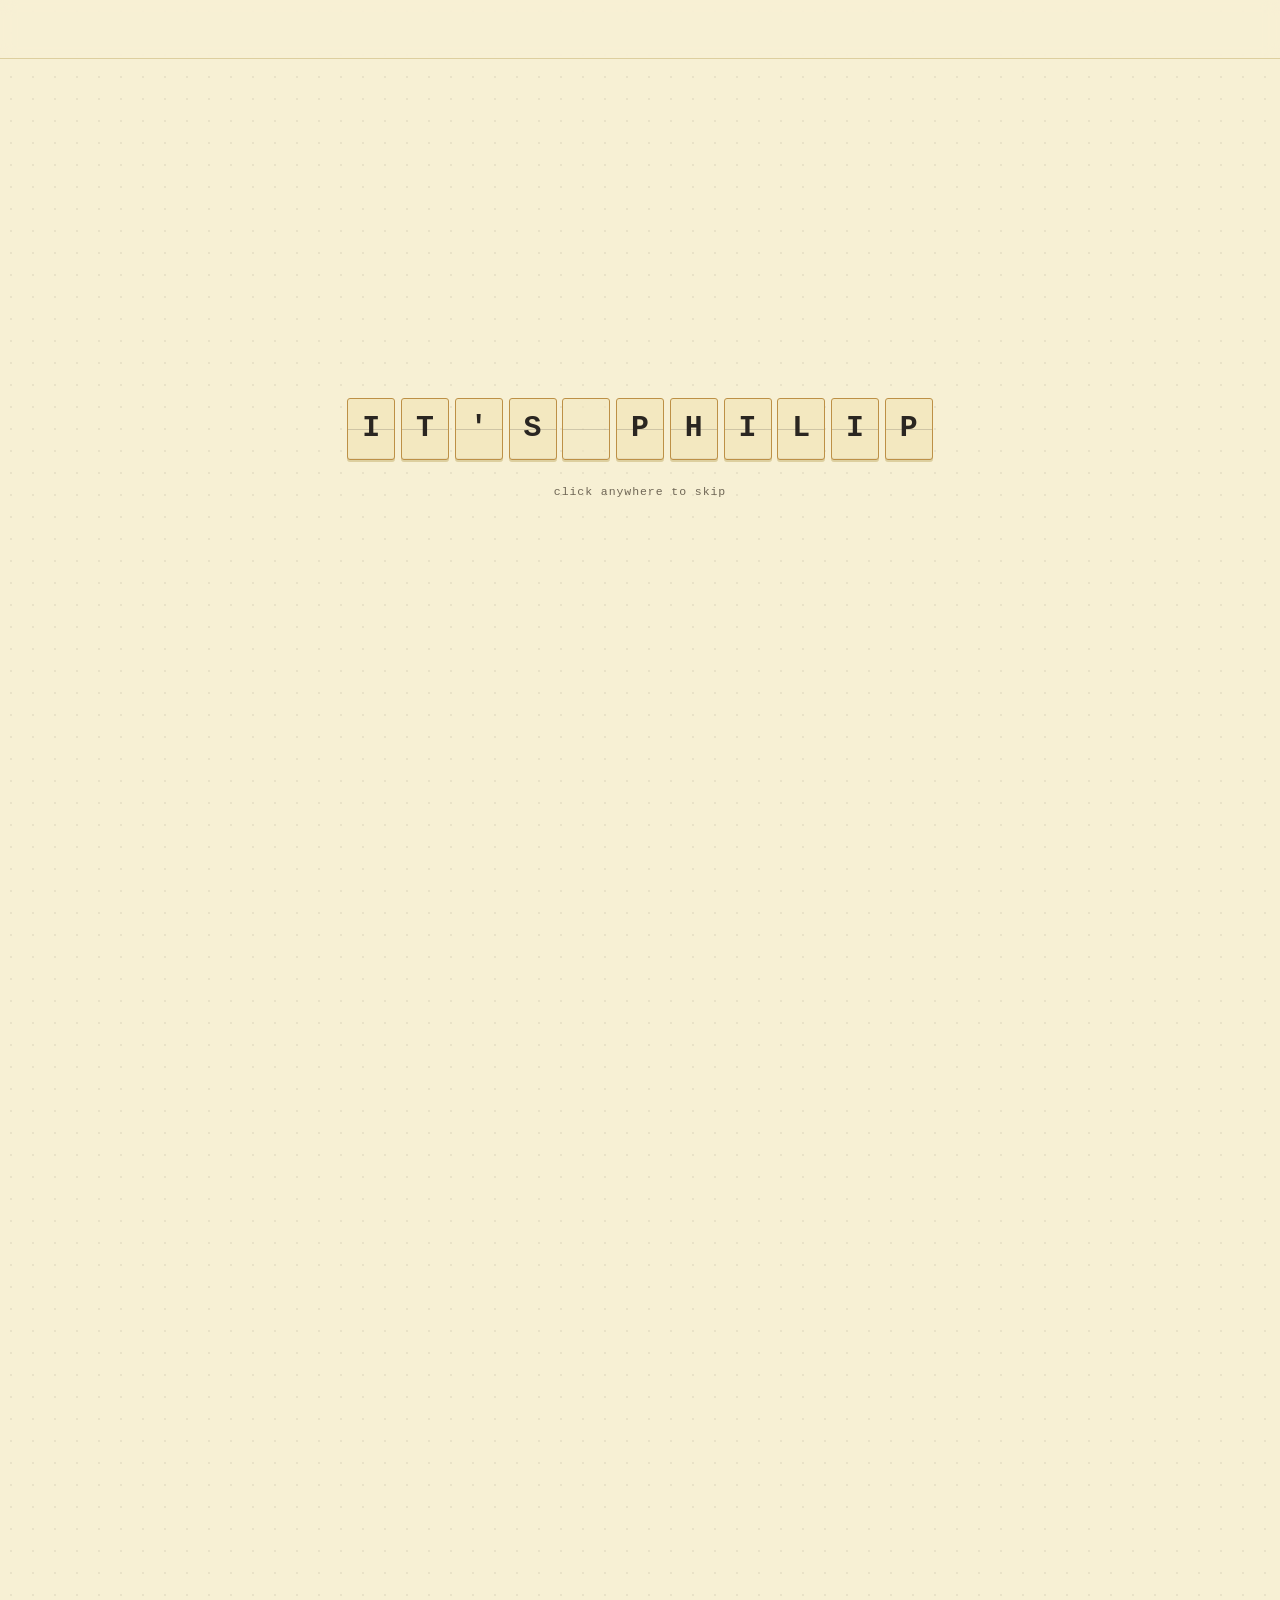
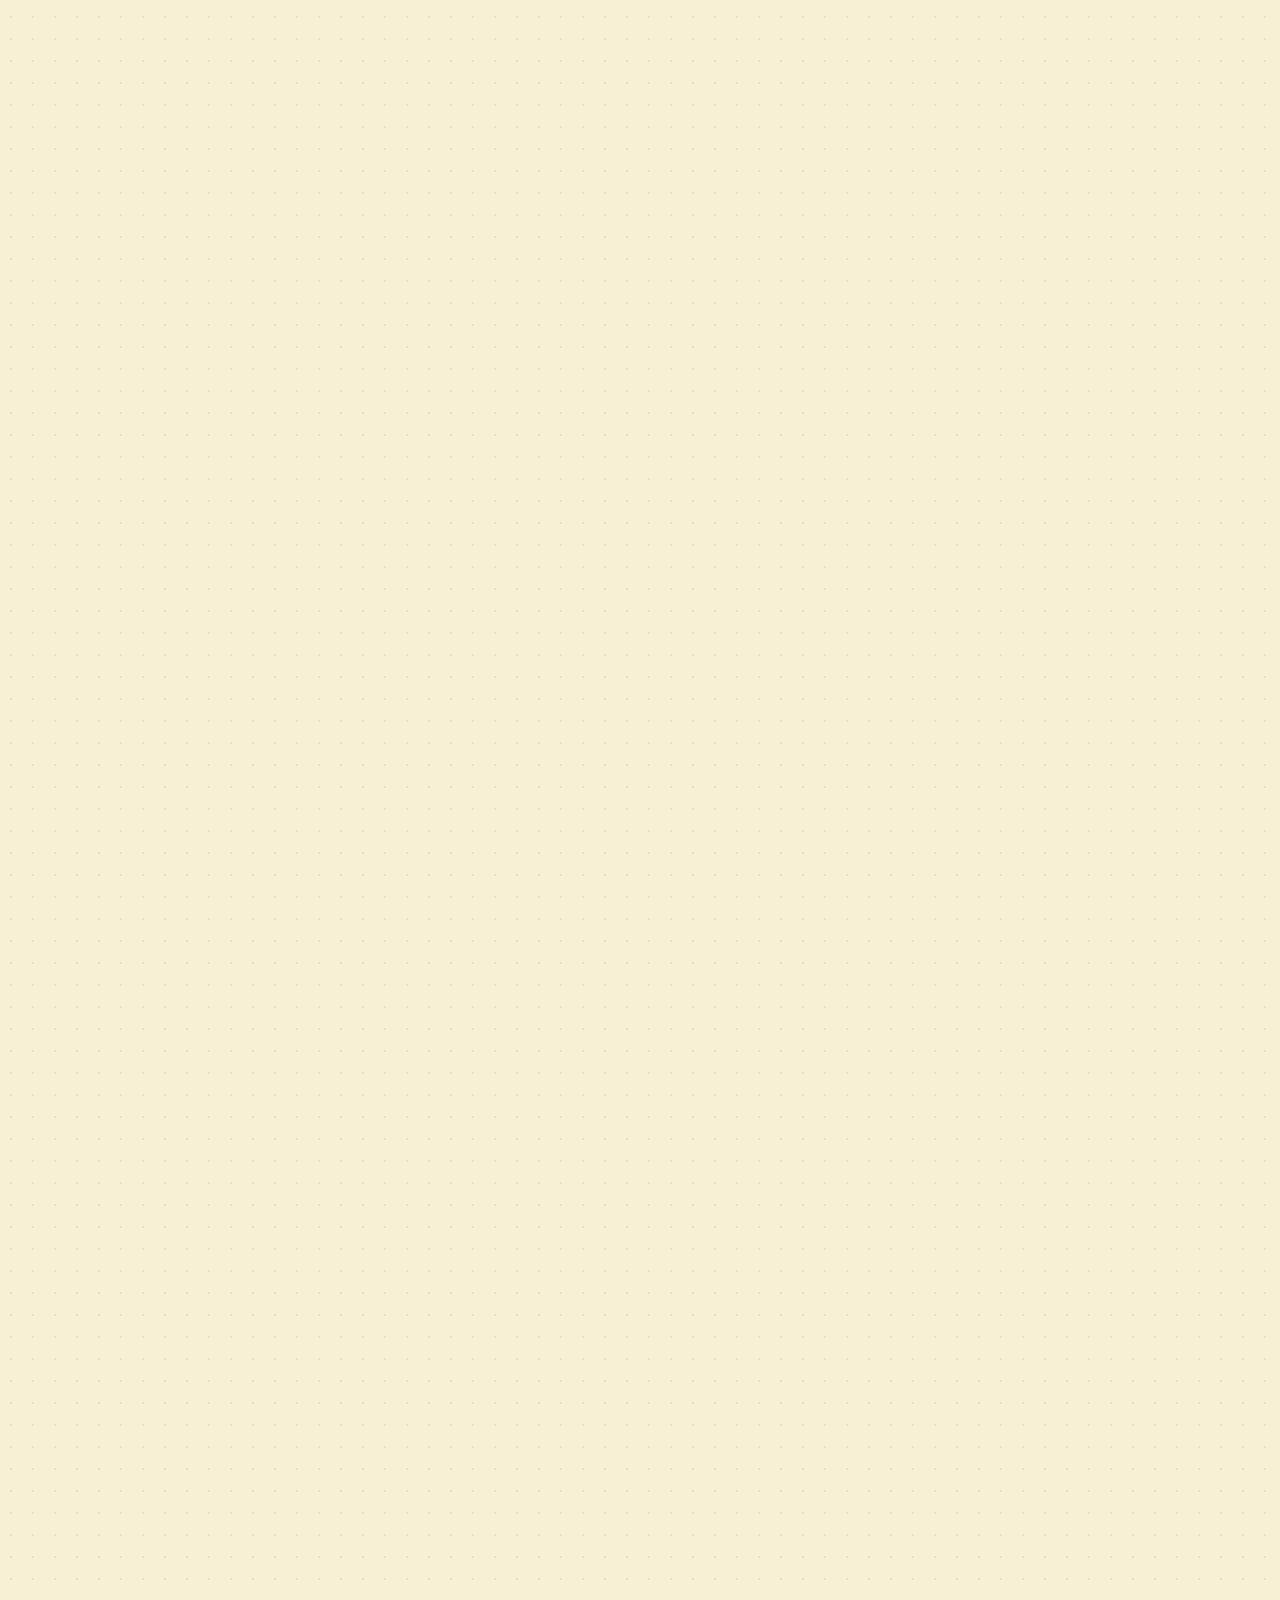
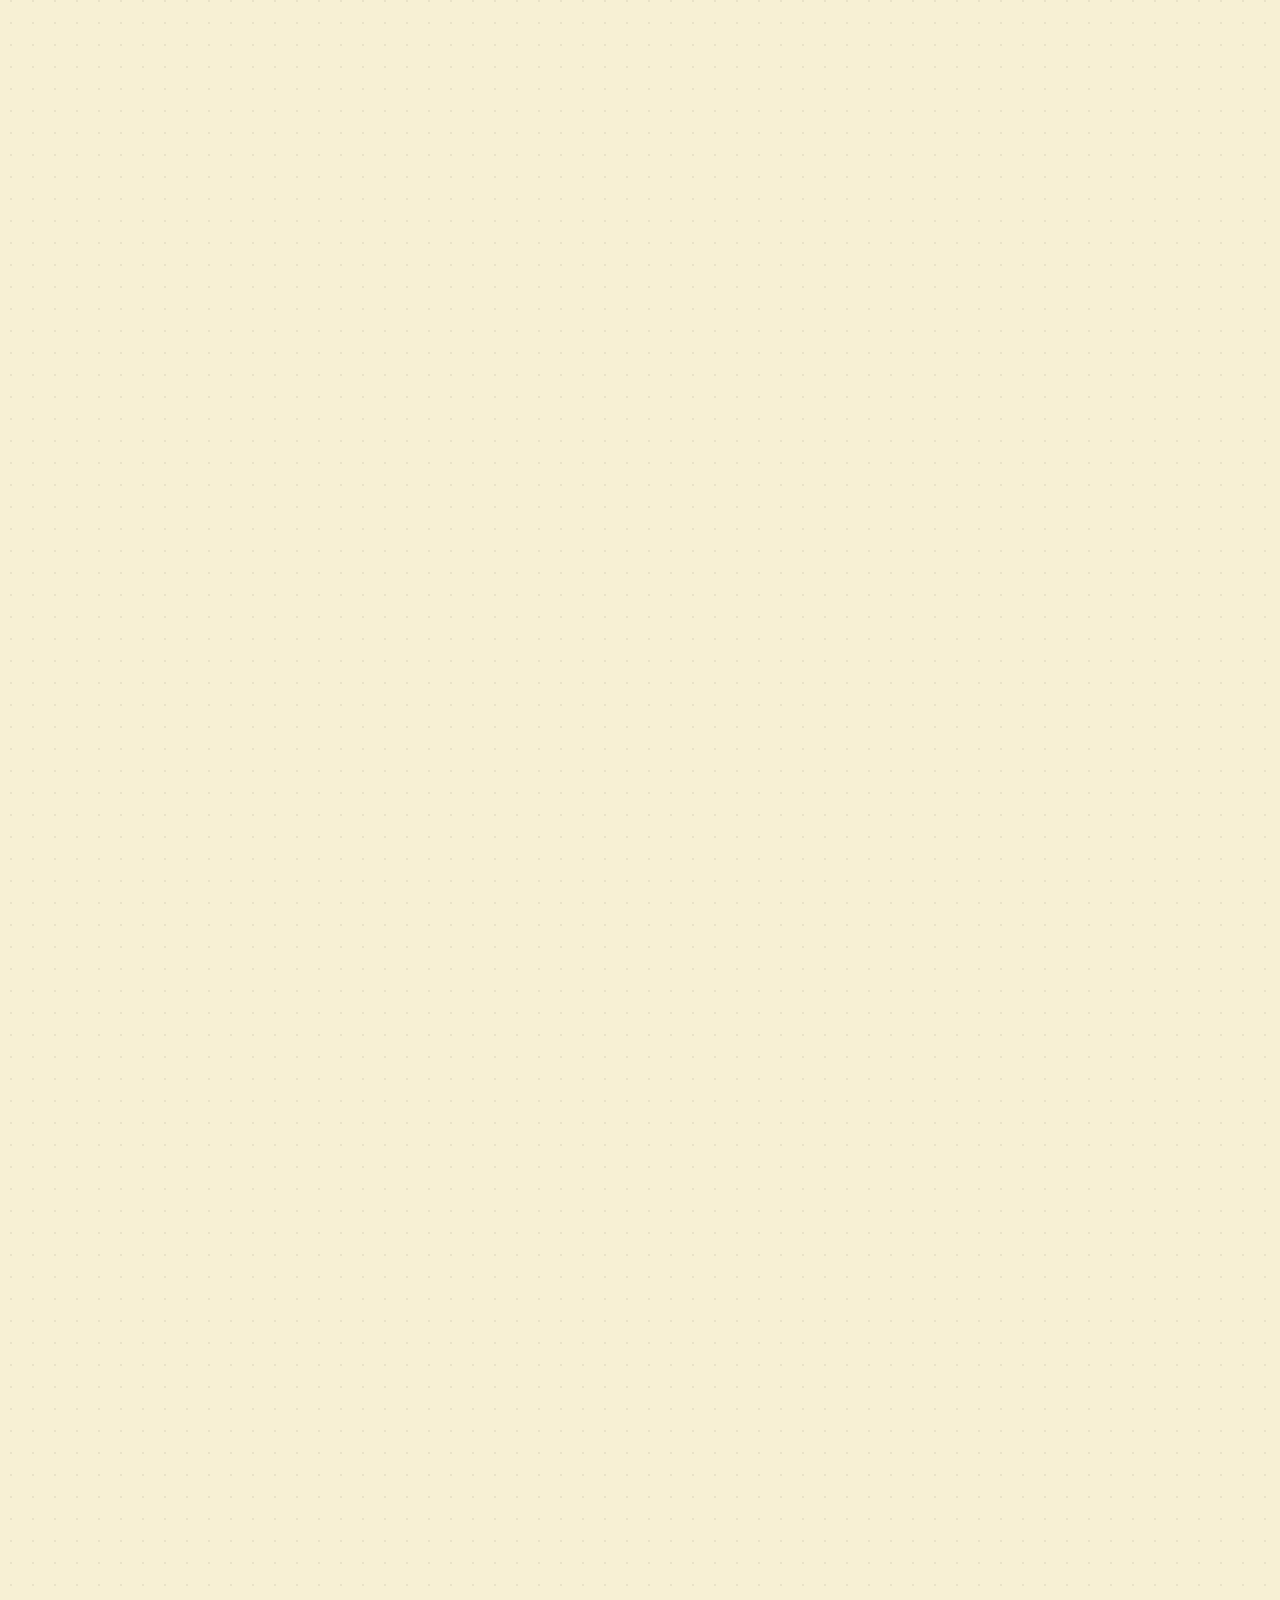
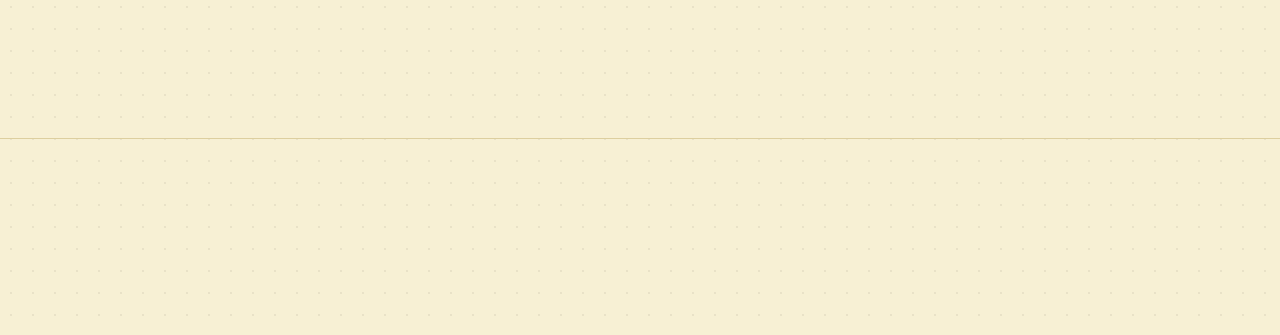
<file: index.html>
<!DOCTYPE html>
<html lang="en" data-theme="paper">
<head>
  <meta charset="UTF-8">
  <meta name="viewport" content="width=device-width, initial-scale=1.0">
  <meta name="description" content="Portfolio of Philip, CSE student at MIT World Peace University, Pune, building fintech tools and computer vision projects.">
  <title>Philip | Portfolio</title>
  <link rel="stylesheet" href="style.css?v=20">
  <link rel="stylesheet" href="desk.css?v=3">
  <script>
    (function () {
      var d = document.documentElement;
      try { var t = localStorage.getItem("theme"); if (t) d.dataset.theme = t; } catch (e) {}
      if (!window.matchMedia("(prefers-reduced-motion: reduce)").matches) d.classList.add("swarm-on", "intro-on");
      // Content starts hidden for the intro and swarm; never leave it hidden if script.js fails to load.
      setTimeout(function () { if (!window.__swarmReady) d.classList.remove("swarm-on", "intro-on"); }, 3000);
    })();
  </script>
</head>
<body>
  <a class="skip-link" href="#main">skip to content</a>

  <header class="site-header">
    <nav class="nav" aria-label="Primary">
      <a class="nav__brand" href="#hero" data-build="text">~/philip</a>
      <div class="nav__right">
        <ul class="nav__menu" id="nav-menu">
          <li data-build="chip"><a href="#about">About</a></li>
          <li data-build="chip"><a href="#skills">Skills</a></li>
          <li data-build="chip"><a href="#projects">Projects</a></li>
          <li data-build="chip"><a href="#lab">Lab</a></li>
          <li data-build="chip"><a href="#terminal">Terminal</a></li>
          <li data-build="chip"><a href="#contact">Contact</a></li>
        </ul>
        <div class="themes" role="group" aria-label="Colour theme" data-build="chip">
          <button type="button" class="themes__dot" data-theme-btn="paper" aria-label="Paper theme" title="paper" aria-pressed="true" style="--d1:#f7f0d4;--d2:#b8741a"></button>
          <button type="button" class="themes__dot" data-theme-btn="fedora" aria-label="Fedora theme" title="fedora" aria-pressed="false" style="--d1:#0e1a2e;--d2:#51a2da"></button>
          <button type="button" class="themes__dot" data-theme-btn="night" aria-label="Night theme" title="night" aria-pressed="false" style="--d1:#0e100f;--d2:#4ade80"></button>
          <button type="button" class="themes__dot" data-theme-btn="ocean" aria-label="Ocean theme" title="ocean" aria-pressed="false" style="--d1:#e4f2f2;--d2:#087a80"></button>
          <button type="button" class="themes__dot" data-theme-btn="ink" aria-label="Ink theme" title="ink" aria-pressed="false" style="--d1:#f3f3f0;--d2:#e63946"></button>
          <button type="button" class="themes__dot" data-theme-btn="grape" aria-label="Grape theme" title="grape" aria-pressed="false" style="--d1:#18131f;--d2:#c084fc"></button>
        </div>
        <button class="nav__toggle" type="button" aria-expanded="false" aria-controls="nav-menu">[menu]</button>
      </div>
    </nav>
  </header>

  <div class="intro" id="intro" data-text="IT'S PHILIP">
    <p class="intro__board" id="intro-board" role="img" aria-label="Hi, I'm Philip"></p>
    <p class="intro__hint" aria-hidden="true">click anywhere to skip</p>
  </div>

  <main id="main">
    <section class="hero hero--desk" id="hero" aria-labelledby="hero-title">
      <div class="desk" id="desk">
        <div class="desk__title">
          <p class="hero__meta" data-build="text"><span id="today">--</span> <span class="hero__meta-dim">· pune / fedora 44</span></p>
          <h1 class="visually-hidden" id="hero-title">Philip</h1>
          <div class="hero__name" data-build="pixels">
            <canvas id="pixel-name" data-text="PHILIP" aria-hidden="true"></canvas>
          </div>
          <p class="hero__tagline" data-build="text"><span class="prompt">&gt;</span> cse @ mit-wpu pune · fintech tools · machine learning · research · iot · cloud · networks</p>
          <p class="desk__hint" data-build="text">psst. everything on this desk is draggable.</p>
        </div>

        <article class="note note--yellow note--hero" data-drag data-build="box" style="--x:16%;--y:300px;--r:-3deg">
          <p class="note__label" data-build="text">hi, i'm philip —</p>
          <p class="note__big" data-build="text">Pricing risk &amp; screening newborns for jaundice.</p>
          <p class="note__foot" data-build="text">FINTECH · RESEARCH · MACHINE LEARNING</p>
        </article>

        <article class="note note--violet" data-drag data-build="box" style="--x:2%;--y:56px;--r:-4deg">
          <p class="note__label" data-build="text">where i've been</p>
          <p class="note__item" data-build="text"><b>B.E. computer science</b> <span>@ MIT-WPU, Pune</span></p>
          <p class="note__item" data-build="text"><b>daily driver</b> <span>fedora linux 44</span></p>
          <p class="note__links" data-build="text"><a href="#about">about me →</a> <a href="#projects">projects ↗</a></p>
        </article>

        <article class="flapcard" id="flapcard" data-drag data-build="box" style="--x:calc(100% - 292px);--y:40px;--r:2deg">
          <p class="flapcard__title" data-build="text">philip — cse @ mit-wpu, pune</p>
          <div class="flapcard__row" aria-hidden="true"></div>
          <div class="flapcard__row" aria-hidden="true"></div>
          <p class="visually-hidden">pricing options, hedging deltas, reading hands, building on fedora</p>
        </article>

        <figure class="polaroid" data-drag data-build="box" style="--x:47%;--y:286px;--r:4deg">
          <img class="polaroid__photo" src="asset/me.webp" width="520" height="520" alt="Photo of Philip">
          <figcaption class="polaroid__cap" data-build="text">that's me, between backtests</figcaption>
        </figure>

        <article class="note note--green" data-drag data-build="box" style="--x:calc(100% - 300px);--y:320px;--r:3deg">
          <p class="note__label" data-build="text">things i'm good at:</p>
          <ul class="note__chips">
            <li data-build="chip">black-scholes &amp; greeks</li>
            <li data-build="chip">delta-hedging simulations</li>
            <li data-build="chip">machine learning</li>
            <li data-build="chip">c++ · python</li>
          </ul>
        </article>

        <a class="ticket" href="#projects" data-drag data-build="box" style="--x:calc(50% - 105px);--y:600px;--r:-1.5deg">
          <b>see my work ↘</b>
          <span>b&amp;s terminal, jaundice probe &amp; more</span>
        </a>

        <a class="chatbar" href="#terminal" data-open-terminal data-drag data-build="box" style="--x:3%;--y:684px;--r:-1deg" aria-label="Ask Philip 5.5: open the terminal">
          <img src="asset/philip-chat.webp" width="900" height="153" alt="">
        </a>

        <span class="sticker" data-drag data-build="chip" title="football" style="--x:4%;--y:340px;--r:-12deg;--s:68px"><svg viewBox="0 0 48 48" aria-hidden="true"><defs><clipPath id="fb-clip"><circle cx="24" cy="24" r="19"/></clipPath></defs>
<circle cx="24" cy="24" r="20" fill="#fff" stroke="currentColor" stroke-width="2"/>
<g clip-path="url(#fb-clip)" fill="currentColor"><circle cx="24" cy="4.5" r="5"/><circle cx="42.5" cy="18" r="5"/><circle cx="35.5" cy="39.8" r="5"/><circle cx="12.5" cy="39.8" r="5"/><circle cx="5.5" cy="18" r="5"/></g>
<polygon points="24,16.5 31.1,21.7 28.4,30.1 19.6,30.1 16.9,21.7" fill="currentColor"/>
<path d="M24 16.5V9M31.1 21.7l7.2-2.3M28.4 30.1l4.4 6.1M19.6 30.1l-4.4 6.1M16.9 21.7l-7.2-2.3" stroke="currentColor" stroke-width="2" stroke-linecap="round"/></svg></span>
        <span class="sticker" data-drag data-build="chip" title="coffee" style="--x:7%;--y:540px;--r:8deg"><svg viewBox="0 0 48 48" aria-hidden="true" fill="none" stroke="currentColor" stroke-width="2" stroke-linecap="round" stroke-linejoin="round">
<path d="M18 5c-2 2.5 2 4 0 7M25 3c-2 2.5 2 4 0 7M32 5c-2 2.5 2 4 0 7"/>
<path d="M10 16h28v13a10 10 0 0 1-10 10h-8a10 10 0 0 1-10-10z" fill="#fff"/>
<path d="M38 20h3a5 5 0 0 1 0 10h-3.5"/>
<path d="M24 33s-5-3.2-5-6.3a2.6 2.6 0 0 1 5-1 2.6 2.6 0 0 1 5 1C29 29.8 24 33 24 33z"/>
<path d="M6 43.5h34"/></svg></span>
        <span class="sticker" data-drag data-build="chip" title="fedora" style="--x:40%;--y:214px;--r:6deg;--s:56px"><svg viewBox="0 0 48 48" aria-hidden="true" fill="none" stroke="currentColor" stroke-width="2" stroke-linecap="round" stroke-linejoin="round">
<path d="M12 30c0-9 2-17 6-19 2-1 4 2 6 2s4-3 6-2c4 2 6 10 6 19" fill="#fff"/>
<path d="M12.4 24.5c7.5 2 15.7 2 23.2 0v3.8c-7.5 2-15.7 2-23.2 0z" fill="currentColor"/>
<path d="M3 29.5c2.5 5 39.5 5 42 0-3 1.5-9 2.3-21 2.3S6 31 3 29.5z" fill="#fff"/>
<path d="M24 13.5v5"/></svg></span>
        <span class="sticker" data-drag data-build="chip" title="terminal" style="--x:72%;--y:590px;--r:-6deg"><svg viewBox="0 0 48 48" aria-hidden="true" fill="none" stroke="currentColor" stroke-width="2" stroke-linecap="round" stroke-linejoin="round">
<rect x="5" y="9" width="38" height="30" rx="5" fill="#fff"/>
<path d="M5 16h38"/><circle cx="10" cy="12.5" r=".6"/><circle cx="14" cy="12.5" r=".6"/>
<path d="M12 23l5 4-5 4M21 32h9"/></svg></span>

        <button type="button" class="desk__add" id="desk-add" data-build="chip">+ add a sticky note</button>
      </div>
    </section>

    <section class="section" id="about" aria-labelledby="about-title">
      <div class="container">
        <h2 class="section__title" id="about-title" data-build="text"><span class="section__num">01</span> // About</h2>
        <div class="about">
          <div class="about__text">
            <p data-build="text">hey, i'm <strong>philip</strong>, a B.E. computer science engineering student at MIT World Peace University, Pune.</p>
            <p data-build="text">i like the places where code meets money and pixels: <em>options pricing</em>, <em>hedging simulations</em>, and <em>real-time computer vision</em>.</p>
            <p data-build="text">i co-authored a research paper on sign language recognition, and i'm hunting for <strong>internships</strong> and more <strong>research</strong> to work on.</p>
            <p data-build="text">everything here was written on <strong>fedora linux</strong>, my daily driver. when i'm not building something, i'm reading papers i only half understand until i understand them.</p>
            <p class="about__now" data-build="text"><span class="about__label">currently:</span> building a SAN navigation system for a DRDO project</p>
          </div>
          <div class="whoami" data-build="box">
            <pre data-build="text">$ whoami
> philip

$ pwd
> /pune/india

$ degree
> B.E. CSE · MIT-WPU

$ cat /etc/os-release
> fedora linux 44

$ looking_for
> internships · research</pre>
          </div>
        </div>
      </div>
    </section>

    <section class="section" id="skills" aria-labelledby="skills-title">
      <div class="container">
        <h2 class="section__title" id="skills-title" data-build="text"><span class="section__num">02</span> // Skills</h2>
        <div class="skills">
          <div class="skills__group skills__group--lang">
            <h3 class="skills__heading" data-build="text">languages</h3>
            <ul class="pills">
              <li data-build="chip"><span class="sq"></span>python</li>
              <li data-build="chip"><span class="sq"></span>c++</li>
              <li data-build="chip"><span class="sq"></span>html/css</li>
              <li data-build="chip"><span class="sq"></span>sql</li>
              <li data-build="chip"><span class="sq"></span>bash</li>
            </ul>
          </div>
          <div class="skills__group skills__group--tools">
            <h3 class="skills__heading" data-build="text">tools</h3>
            <ul class="pills">
              <li data-build="chip"><span class="sq"></span>fedora linux</li>
              <li data-build="chip"><span class="sq"></span>dnf</li>
              <li data-build="chip"><span class="sq"></span>git</li>
              <li data-build="chip"><span class="sq"></span>streamlit</li>
              <li data-build="chip"><span class="sq"></span>opencv</li>
              <li data-build="chip"><span class="sq"></span>aws</li>
            </ul>
          </div>
          <div class="skills__group skills__group--domains">
            <h3 class="skills__heading" data-build="text">domains</h3>
            <ul class="pills">
              <li data-build="chip"><span class="sq"></span>quant finance</li>
              <li data-build="chip"><span class="sq"></span>computer vision</li>
              <li data-build="chip"><span class="sq"></span>web dev</li>
              <li data-build="chip"><span class="sq"></span>research</li>
              <li data-build="chip"><span class="sq"></span>computer networks</li>
              <li data-build="chip"><span class="sq"></span>cloud</li>
            </ul>
          </div>
        </div>
      </div>
    </section>

    <section class="section" id="projects" aria-labelledby="projects-title">
      <div class="container">
        <h2 class="section__title" id="projects-title" data-build="text"><span class="section__num">03</span> // Projects</h2>
        <!-- Links with an empty href are hidden automatically. -->
        <div class="projects-grid">
          <article class="card" data-build="box">
            <div class="card__head" data-build="text"><h3 class="card__title">b&amp;s terminal: nasdaq + bse</h3><span class="card__year">2026</span></div>
            <p class="card__desc" data-build="text">a Bloomberg-style market and options terminal for NASDAQ and BSE. live market monitors, candle charts, implied-vol smiles, GARCH(1,1) vol forecasts with no look-ahead, a Monte Carlo pricer, and a delta-hedge backtest on real crisis windows like 2008, COVID and SVB.</p>
            <ul class="tags" data-build="box" aria-label="Tech stack">
              <li>python</li><li>fastapi</li><li>numpy</li><li>plotly</li><li>quant finance</li>
            </ul>
            <p class="card__links" data-build="text">
              <a href="https://github.com/Phil27-gotchu/Black-and-Scholes-eqn-with-GBM-" target="_blank" rel="noopener noreferrer">github ↗</a>
              <a href="" target="_blank" rel="noopener noreferrer">live ↗</a>
            </p>
          </article>

          <article class="card" data-build="box">
            <div class="card__head" data-build="text"><h3 class="card__title">jaundice screening probe</h3><span class="card__year">2026</span></div>
            <p class="card__desc" data-build="text">an ESP8266 probe with a colour sensor, OLED and SD card that takes a 5-second skin reflectance reading and streams it to a live dashboard. it's in a hospital right now, collecting a dataset from newborns. a screening aid, not a diagnosis.</p>
            <ul class="tags" data-build="box" aria-label="Tech stack">
              <li>esp8266</li><li>arduino c++</li><li>node.js</li><li>iot</li><li>healthcare</li>
            </ul>
            <p class="card__links" data-build="text">
              <a href="https://github.com/Phil27-gotchu/Jaundice_detection" target="_blank" rel="noopener noreferrer">github ↗</a>
              <a href="" target="_blank" rel="noopener noreferrer">live ↗</a>
            </p>
          </article>

          <article class="card" data-build="box">
            <div class="card__head" data-build="text"><h3 class="card__title">smart parking allocation</h3><span class="card__year">2026</span></div>
            <p class="card__desc" data-build="text">Indian number plate recognition for a parking allocation system. a webcam captures the vehicle, YOLOv8 finds the plate, and a fine-tuned 36-class CNN reads each character into the standard HSRP format, with position-based correction of common OCR swaps. handles single- and two-line plates, plus night-time enhancement.</p>
            <ul class="tags" data-build="box" aria-label="Tech stack">
              <li>python</li><li>yolov8</li><li>pytorch</li><li>opencv</li><li>computer vision</li>
            </ul>
            <p class="card__links" data-build="text">
              <a href="https://github.com/aaship10/smart_parking_allocation" target="_blank" rel="noopener noreferrer">github ↗</a>
              <a href="" target="_blank" rel="noopener noreferrer">live ↗</a>
            </p>
          </article>
        </div>
      </div>
    </section>

    <section class="section" id="lab" aria-labelledby="lab-title">
      <div class="container">
        <div class="section__head">
          <h2 class="section__title" id="lab-title" data-build="text"><span class="section__num">04</span> // Options Lab</h2>
          <p class="section__hint" data-build="text">black-scholes, live. drag anything.</p>
        </div>
        <div class="lab" data-build="box">
          <form class="lab__controls" id="lab-form" aria-label="Option inputs">
            <div class="lab__type" role="radiogroup" aria-label="Option type">
              <label><input type="radio" name="type" value="call" checked> call</label>
              <label><input type="radio" name="type" value="put"> put</label>
            </div>
            <label class="lab__field">
              <span>spot price <output data-for="spot"></output></span>
              <input type="range" name="spot" min="50" max="150" step="0.5" value="100">
            </label>
            <label class="lab__field">
              <span>strike <output data-for="strike"></output></span>
              <input type="range" name="strike" min="50" max="150" step="1" value="105">
            </label>
            <label class="lab__field">
              <span>volatility <output data-for="vol" data-suffix="%"></output></span>
              <input type="range" name="vol" min="5" max="100" step="1" value="25">
            </label>
            <label class="lab__field">
              <span>days to expiry <output data-for="days" data-suffix="d"></output></span>
              <input type="range" name="days" min="1" max="365" step="1" value="45">
            </label>
            <label class="lab__field">
              <span>risk-free rate <output data-for="rate" data-suffix="%"></output></span>
              <input type="range" name="rate" min="0" max="12" step="0.25" value="6.5">
            </label>
          </form>

          <div class="lab__chart">
            <canvas id="lab-chart" role="img" aria-label="Option value today and payoff at expiry across spot prices"></canvas>
            <p class="lab__legend" aria-hidden="true">
              <span class="lab__key lab__key--value"></span>value today
              <span class="lab__key lab__key--payoff"></span>payoff at expiry
              <span class="lab__key lab__key--delta"></span>delta tangent
            </p>
          </div>

          <dl class="lab__greeks">
            <div><dt>price</dt><dd id="g-price">–</dd></div>
            <div><dt>delta</dt><dd id="g-delta">–</dd></div>
            <div><dt>gamma</dt><dd id="g-gamma">–</dd></div>
            <div><dt>theta / day</dt><dd id="g-theta">–</dd></div>
            <div><dt>vega / 1%</dt><dd id="g-vega">–</dd></div>
          </dl>

          <div class="lab__hedge">
            <div class="lab__hedge-head">
              <h3 class="lab__hedge-title">sell it, then delta-hedge it</h3>
              <div class="lab__hedge-actions">
                <label class="lab__select">rebalance
                  <select id="hedge-freq">
                    <option value="1">daily</option>
                    <option value="5">every 5 days</option>
                    <option value="0">once, never again</option>
                  </select>
                </label>
                <button type="button" class="btn btn--solid" id="hedge-run">re-roll 500 paths</button>
              </div>
            </div>
            <canvas id="hedge-chart" role="img" aria-label="Histogram of profit and loss for hedged and unhedged positions"></canvas>
            <p class="lab__legend" aria-hidden="true">
              <span class="lab__key lab__key--naked"></span>unhedged p&amp;l
              <span class="lab__key lab__key--hedged"></span>hedged p&amp;l
            </p>
            <p class="lab__result" id="hedge-result" aria-live="polite"></p>
          </div>
        </div>
      </div>
    </section>

    <section class="section" id="terminal" aria-labelledby="terminal-title">
      <div class="container">
        <div class="section__head">
          <h2 class="section__title" id="terminal-title" data-build="text"><span class="section__num">05</span> // Terminal</h2>
          <p class="section__hint" data-build="text">type <kbd>help</kbd> to begin.</p>
        </div>
        <div class="term" data-build="box">
          <div class="term__bar">
            <span class="term__dots" aria-hidden="true"><i></i><i></i><i></i></span>
            <span class="term__title">visitor@fedora: ~</span>
          </div>
          <div class="term__body" id="term-body">
            <div class="term__out" id="term-out" role="log" aria-live="polite">
              <p>welcome to philip's fedora box. try <b>fastfetch</b>, <b>bs call 100 105 25 45</b>, <b>dnf install coffee</b> or <b>help</b>.</p>
            </div>
            <form class="term__line" id="term-form" autocomplete="off">
              <label class="term__prompt" for="term-input">visitor@fedora:~$</label>
              <input class="term__input" id="term-input" type="text" spellcheck="false" autocapitalize="off" aria-label="Terminal command">
            </form>
          </div>
        </div>
      </div>
    </section>

    <section class="section" id="contact" aria-labelledby="contact-title">
      <div class="container">
        <h2 class="section__title" id="contact-title" data-build="text"><span class="section__num">06</span> // Contact</h2>
        <p class="contact__intro" data-build="text">open to internships and research collaborations. email is the fastest way to reach me.</p>
        <ul class="contact__list">
          <!-- Rows whose link has an empty href are hidden automatically. -->
          <li data-build="text"><a class="contact__link" href="mailto:philippereira2701@gmail.com" title="philippereira2701@gmail.com"><span class="contact__word">email</span><span class="contact__arrow" aria-hidden="true">↗</span></a></li>
          <li data-build="text"><a class="contact__link" href="https://github.com/Phil27-gotchu" target="_blank" rel="noopener noreferrer" title="github.com/Phil27-gotchu"><span class="contact__word">github</span><span class="contact__arrow" aria-hidden="true">↗</span></a></li>
          <li data-build="text"><a class="contact__link" href="https://www.linkedin.com/in/philip-pereira-a32146308" target="_blank" rel="noopener noreferrer" title="linkedin.com/in/philip-pereira-a32146308"><span class="contact__word">linkedin</span><span class="contact__arrow" aria-hidden="true">↗</span></a></li>
        </ul>
      </div>
    </section>
  </main>

  <footer class="site-footer">
    <div class="container">
      <p class="thanks" data-build="text">The names under the cursors that built this page — Manila Ma'am, Tina Ma'am, Gidwani Ma'am, Naik Sir, Varghese Ma'am, Helen Ma'am, Priti Ma'am and Veena Ma'am — are my teachers from school and junior college. Each of them has been an important part of making me who I am, and I've added their names here to show how they have shaped me. I owe them more than I can say, and this is a small symbol of my thanks to them.</p>
      <p data-build="text">© <span id="year"></span> philip · made on fedora 44 · built live by a swarm of cursors</p>
    </div>
  </footer>

  <div class="swarm-hud" id="swarm-hud" hidden>
    <span class="swarm-hud__avatars" id="swarm-avatars" aria-hidden="true"></span>
    <span class="swarm-hud__info">
      <span class="swarm-hud__text" id="swarm-hud-text">swarm</span>
      <span class="swarm-hud__bar" aria-hidden="true"><i id="swarm-progress"></i></span>
    </span>
    <button type="button" class="swarm-hud__skip" id="swarm-skip">skip <kbd>esc</kbd></button>
  </div>

  <script src="script.js?v=17" defer></script>
  <script src="desk.js?v=3" defer></script>
</body>
</html>
</file>
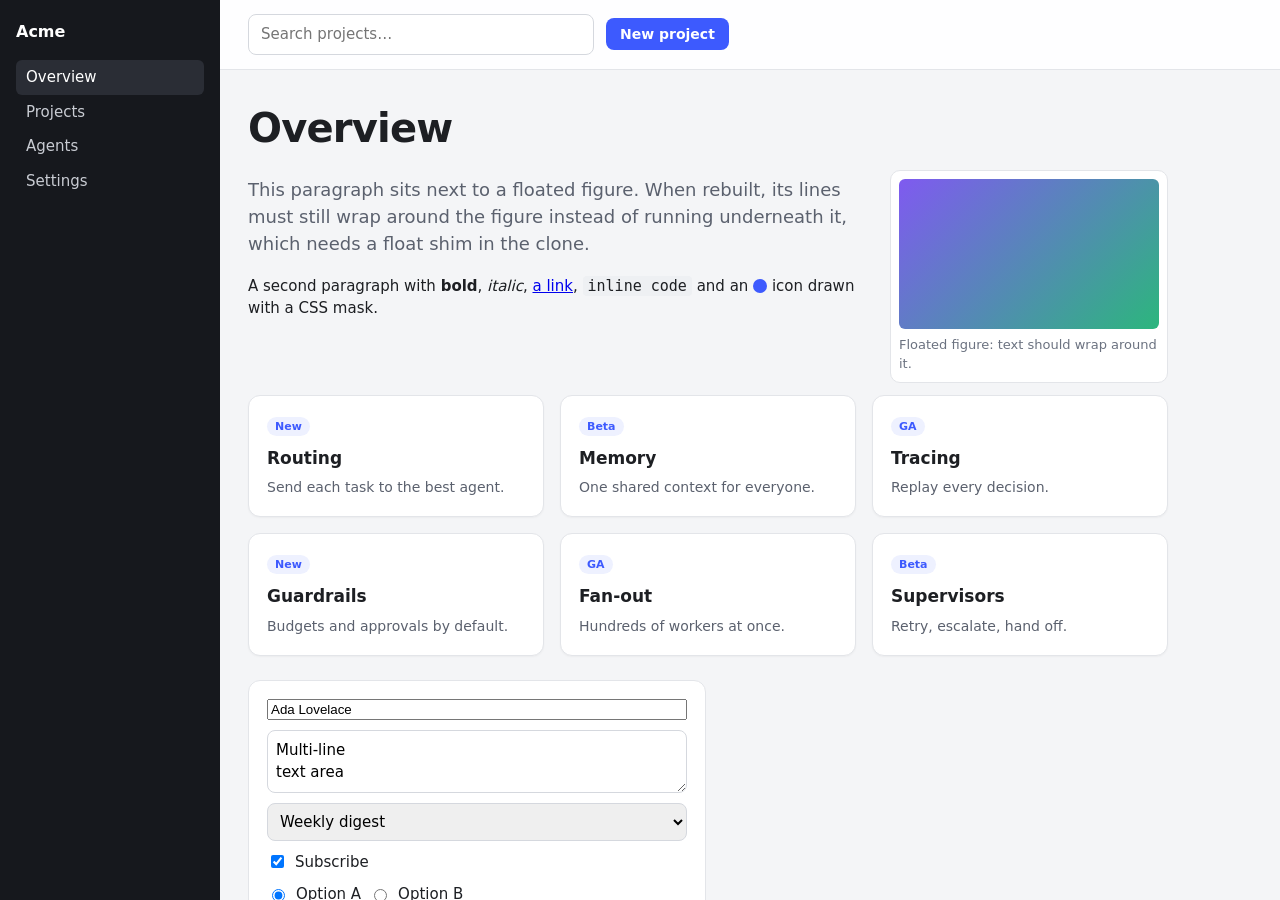
<file: demo/index.html>
<!doctype html>
<html><head><meta charset="utf-8"><title>Acme — Swarm Cursors demo page</title>
<style>
  html, body { margin: 0; height: 100%; overflow: hidden; font: 15px/1.5 -apple-system, system-ui, sans-serif; color: #1d1f23; background: #f4f5f7; }
  .shell { display: grid; grid-template-columns: 220px 1fr; height: 100%; }
  aside { background: #16181d; color: #c9ccd3; padding: 20px 16px; }
  aside h2 { color: #fff; font-size: 16px; margin: 0 0 16px; }
  aside a { display: block; color: inherit; text-decoration: none; padding: 6px 10px; border-radius: 6px; }
  aside a.on { background: #2a2d35; color: #fff; }
  main { overflow-y: auto; }
  header { position: sticky; top: 0; background: rgba(255,255,255,.9); border-bottom: 1px solid #e3e5e9; padding: 14px 28px; display: flex; gap: 12px; align-items: center; z-index: 2; }
  header input { flex: 1; max-width: 320px; padding: 8px 12px; border: 1px solid #d5d8de; border-radius: 8px; font: inherit; }
  header button { padding: 8px 14px; border: 0; border-radius: 8px; background: #3d5afe; color: #fff; font: 600 14px system-ui; }
  .wrap { padding: 28px; max-width: 920px; }
  h1 { font-size: 40px; letter-spacing: -.02em; margin: 0 0 12px; }
  .lead { color: #5b616e; font-size: 18px; }
  figure { float: right; width: 260px; margin: 0 0 12px 20px; background: #fff; border: 1px solid #e3e5e9; border-radius: 10px; padding: 8px; }
  figure .ph { height: 150px; border-radius: 6px; background: linear-gradient(135deg,#7f5af0,#2cb67d); }
  figcaption { font-size: 13px; color: #6b7280; padding-top: 6px; }
  .cards { display: grid; grid-template-columns: repeat(3, 1fr); gap: 16px; clear: both; margin: 24px 0; }
  .card { background: #fff; border: 1px solid #e3e5e9; border-radius: 12px; padding: 18px; box-shadow: 0 1px 2px rgba(0,0,0,.04); }
  .card h3 { margin: 0 0 6px; font-size: 17px; }
  .card p { margin: 0; color: #5b616e; font-size: 14px; }
  .tag { display: inline-block; font: 600 11px/1 system-ui; padding: 4px 8px; border-radius: 999px; background: #eef1ff; color: #3d5afe; margin-bottom: 10px; }
  .sr { position: absolute; width: 1px; height: 1px; overflow: hidden; clip: rect(0 0 0 0); }
  form { background: #fff; border: 1px solid #e3e5e9; border-radius: 12px; padding: 18px; display: grid; gap: 10px; max-width: 420px; }
  label { display: flex; gap: 8px; align-items: center; }
  textarea, select { font: inherit; padding: 8px; border: 1px solid #d5d8de; border-radius: 8px; }
  .media { display: flex; gap: 16px; margin: 24px 0 400px; }
  video, iframe { width: 300px; height: 170px; border-radius: 10px; border: 0; background: #000; }
  .icon { width: 14px; height: 14px; display: inline-block; background: #3d5afe; -webkit-mask: url("data:image/svg+xml;utf8,<svg xmlns='http://www.w3.org/2000/svg' viewBox='0 0 10 10'><circle cx='5' cy='5' r='5'/></svg>") center/contain no-repeat; vertical-align: -2px; }
</style></head>
<body>
<div class="shell">
  <aside><h2>Acme</h2><a class="on" href="#">Overview</a><a href="#">Projects</a><a href="#">Agents</a><a href="#">Settings</a></aside>
  <main>
    <header><input placeholder="Search projects…"><button>New project</button><span class="sr">Screen reader only text</span></header>
    <div class="wrap">
      <h1>Overview</h1>
      <figure><div class="ph"></div><figcaption>Floated figure: text should wrap around it.</figcaption></figure>
      <p class="lead">This paragraph sits next to a floated figure. When rebuilt, its lines must still wrap around the figure instead of running underneath it, which needs a float shim in the clone.</p>
      <p>A second paragraph with <strong>bold</strong>, <em>italic</em>, <a href="#">a link</a>, <code style="background:#eef0f3;padding:1px 5px;border-radius:4px">inline code</code> and an <span class="icon"></span> icon drawn with a CSS mask.</p>
      <div class="cards">
        <div class="card"><span class="tag">New</span><h3>Routing</h3><p>Send each task to the best agent.</p></div>
        <div class="card"><span class="tag">Beta</span><h3>Memory</h3><p>One shared context for everyone.</p></div>
        <div class="card"><span class="tag">GA</span><h3>Tracing</h3><p>Replay every decision.</p></div>
        <div class="card"><span class="tag">New</span><h3>Guardrails</h3><p>Budgets and approvals by default.</p></div>
        <div class="card"><span class="tag">GA</span><h3>Fan-out</h3><p>Hundreds of workers at once.</p></div>
        <div class="card"><span class="tag">Beta</span><h3>Supervisors</h3><p>Retry, escalate, hand off.</p></div>
      </div>
      <form>
        <input value="Ada Lovelace">
        <textarea rows="2">Multi-line
text area</textarea>
        <select><option>Weekly digest</option></select>
        <label><input type="checkbox" checked> Subscribe</label>
        <label><input type="radio" name="r" checked> Option A <input type="radio" name="r"> Option B</label>
      </form>
      <div class="media">
        <canvas id="cv" width="300" height="170" style="border-radius:10px"></canvas>
        <iframe srcdoc="<body style='margin:0;font:600 20px system-ui;display:grid;place-items:center;height:100vh;background:#ffe8d6;color:#c2410c'>iframe content</body>"></iframe>
      </div>
    </div>
  </main>
</div>
<script>
  const c = document.getElementById("cv").getContext("2d");
  const g = c.createLinearGradient(0, 0, 300, 170); g.addColorStop(0, "#ff6b6b"); g.addColorStop(1, "#4ecdc4");
  c.fillStyle = g; c.fillRect(0, 0, 300, 170); c.fillStyle = "#fff"; c.font = "bold 22px system-ui"; c.fillText("2D canvas", 90, 92);
</script>
</body></html>
</file>
<file: style.css>
:root,
[data-theme="paper"] {
  --bg: #f7f0d4;
  --surface: #f3e8c0;
  --surface-2: #ecdfb2;
  --ink: #2a2621;
  --muted: #6f6655;
  --line: #ddcf9f;
  --line-strong: #c4b37b;
  --accent: #b8741a;
  --accent-ink: #fffaf0;
  --a2: #b9471d;
  --a3: #2f6f6a;
  --chip: #e6d6a3;
  --grid: rgba(42, 38, 33, 0.07);
  --term-bg: #23201b;
  --term-ink: #ece4c8;
  --term-dim: #9c927a;
}

/* Fedora-inspired: blue, deep navy, magenta and green */
[data-theme="fedora"] {
  --bg: #0e1a2e;
  --surface: #13233d;
  --surface-2: #18305a;
  --ink: #e7eef8;
  --muted: #8fa6c4;
  --line: #21395f;
  --line-strong: #2f5185;
  --accent: #51a2da;
  --accent-ink: #06121f;
  --a2: #db3279;
  --a3: #79db32;
  --chip: #1b3157;
  --grid: rgba(255, 255, 255, 0.045);
  --term-bg: #0a1424;
  --term-ink: #dbe8f7;
  --term-dim: #6c84a6;
}

[data-theme="night"] {
  --bg: #0e100f;
  --surface: #151917;
  --surface-2: #1b201d;
  --ink: #e3e6df;
  --muted: #8d978b;
  --line: #262d28;
  --line-strong: #3a453e;
  --accent: #4ade80;
  --accent-ink: #06110a;
  --a2: #f59e0b;
  --a3: #38bdf8;
  --chip: #1f2a23;
  --grid: rgba(255, 255, 255, 0.045);
  --term-bg: #090b0a;
  --term-ink: #d7f5df;
  --term-dim: #6f7d72;
}

[data-theme="ocean"] {
  --bg: #e4f2f2;
  --surface: #d6eaeb;
  --surface-2: #c8e1e3;
  --ink: #0f2b31;
  --muted: #4f6e74;
  --line: #b5d3d6;
  --line-strong: #86b2b7;
  --accent: #087a80;
  --accent-ink: #f2fbfb;
  --a2: #e0603a;
  --a3: #2c5fa8;
  --chip: #c2dfe1;
  --grid: rgba(15, 43, 49, 0.06);
  --term-bg: #0f2b31;
  --term-ink: #dcf1f1;
  --term-dim: #7fa3a8;
}

[data-theme="ink"] {
  --bg: #f3f3f0;
  --surface: #eaeae5;
  --surface-2: #e0e0da;
  --ink: #141414;
  --muted: #636360;
  --line: #d2d2cc;
  --line-strong: #a9a9a2;
  --accent: #141414;
  --accent-ink: #f3f3f0;
  --a2: #e63946;
  --a3: #1d6fa5;
  --chip: #dcdcd5;
  --grid: rgba(0, 0, 0, 0.055);
  --term-bg: #141414;
  --term-ink: #eeeeea;
  --term-dim: #8a8a85;
}

[data-theme="grape"] {
  --bg: #18131f;
  --surface: #211a2b;
  --surface-2: #2a2136;
  --ink: #ece5f4;
  --muted: #a495b6;
  --line: #352a45;
  --line-strong: #4f4066;
  --accent: #c084fc;
  --accent-ink: #170b22;
  --a2: #f472b6;
  --a3: #67e8f9;
  --chip: #2f2440;
  --grid: rgba(255, 255, 255, 0.045);
  --term-bg: #100c15;
  --term-ink: #eadff6;
  --term-dim: #8a7c9c;
}

:root {
  --mono: ui-monospace, "JetBrains Mono", "SF Mono", "Cascadia Code", Menlo, Consolas, "Liberation Mono", monospace;
  --max-width: 1100px;
  --content-width: 960px;
  --nav-height: 58px;
}

*,
*::before,
*::after {
  box-sizing: border-box;
}

html {
  scroll-behavior: smooth;
  scroll-padding-top: var(--nav-height);
}

body {
  margin: 0;
  background-color: var(--bg);
  background-image: radial-gradient(var(--grid) 1px, transparent 1px);
  background-size: 22px 22px;
  color: var(--ink);
  font-family: var(--mono);
  font-size: 0.9rem;
  line-height: 1.75;
  -webkit-font-smoothing: antialiased;
  transition: background-color 0.3s, color 0.3s;
}

h1, h2, h3, p {
  margin: 0;
}

ul {
  list-style: none;
  margin: 0;
  padding: 0;
}

a {
  color: var(--accent);
  text-decoration: none;
}

a:hover {
  text-decoration: underline;
  text-underline-offset: 3px;
}

strong {
  color: var(--accent);
  font-weight: 700;
}

em {
  color: var(--ink);
  font-style: italic;
}

kbd {
  padding: 0.05rem 0.4rem;
  font: inherit;
  background: var(--chip);
  color: var(--ink);
}

::selection {
  background: var(--accent);
  color: var(--accent-ink);
}

:focus-visible {
  outline: 2px dashed var(--accent);
  outline-offset: 3px;
}

.visually-hidden {
  position: absolute;
  width: 1px;
  height: 1px;
  overflow: hidden;
  clip: rect(0 0 0 0);
  white-space: nowrap;
}

.skip-link {
  position: absolute;
  left: 1rem;
  top: -100px;
  z-index: 1200;
  padding: 0.4rem 0.8rem;
  background: var(--accent);
  color: var(--accent-ink);
}

.skip-link:focus {
  top: 1rem;
}

.container {
  width: 100%;
  max-width: var(--content-width);
  margin: 0 auto;
  padding: 0 1.5rem;
}

/* Navigation */
.site-header {
  position: sticky;
  top: 0;
  z-index: 100;
  background: color-mix(in srgb, var(--bg) 88%, transparent);
  backdrop-filter: blur(8px);
  -webkit-backdrop-filter: blur(8px);
  border-bottom: 1px solid var(--line);
}

.nav {
  display: flex;
  align-items: center;
  justify-content: space-between;
  gap: 1rem;
  max-width: var(--max-width);
  height: var(--nav-height);
  margin: 0 auto;
  padding: 0 1.5rem;
}

.nav__brand {
  color: var(--accent);
  font-weight: 700;
  font-size: 0.85rem;
}

.nav__right {
  display: flex;
  align-items: center;
  gap: 1.75rem;
}

.nav__menu {
  display: flex;
  gap: 1.4rem;
}

.nav__menu a {
  color: var(--muted);
  font-size: 0.78rem;
  transition: color 0.2s;
}

.nav__menu a::before {
  content: "· ";
  color: var(--line-strong);
}

.nav__menu a:hover {
  color: var(--ink);
  text-decoration: none;
}

.themes {
  display: flex;
  gap: 0.4rem;
}

.themes__dot {
  width: 14px;
  height: 14px;
  padding: 0;
  border: 1px solid var(--line-strong);
  border-radius: 50%;
  background: linear-gradient(135deg, var(--d1) 50%, var(--d2) 50%);
  cursor: pointer;
  transition: transform 0.2s;
}

.themes__dot:hover {
  transform: scale(1.2);
}

.themes__dot[aria-pressed="true"] {
  outline: 1.5px solid var(--ink);
  outline-offset: 2px;
}

.nav__toggle {
  display: none;
  padding: 0.2rem 0.4rem;
  font: inherit;
  font-size: 0.8rem;
  color: var(--ink);
  background: none;
  border: 1px solid var(--line-strong);
  cursor: pointer;
}

/* Hero */
.hero {
  position: relative;
  min-height: calc(100vh - var(--nav-height));
  display: flex;
  align-items: center;
  padding: 4rem 0 6rem;
}

.hero__meta {
  margin-bottom: 2.75rem;
  color: var(--a3);
  font-size: 0.7rem;
  letter-spacing: 0.2em;
}

.hero__meta-dim {
  color: var(--muted);
}

.hero__name {
  display: flex;
  justify-content: center;
  width: 100%;
  margin-bottom: 3rem;
}

.hero__name canvas {
  display: block;
  max-width: 100%;
}

.hero__tagline {
  margin-bottom: 1.5rem;
  color: var(--ink);
  font-size: 0.85rem;
}

.prompt {
  color: var(--accent);
  margin-right: 0.4rem;
}

.btn {
  display: inline-block;
  padding: 0.5rem 0.95rem;
  font-size: 0.78rem;
  border: 1px solid transparent;
  transition: transform 0.15s, box-shadow 0.15s, background 0.2s;
}

.btn:hover {
  text-decoration: none;
  transform: translate(-2px, -2px);
  box-shadow: 3px 3px 0 var(--ink);
}

.btn--solid {
  background: var(--accent);
  color: var(--accent-ink);
}

.btn--line {
  color: var(--ink);
  border-color: var(--line-strong);
  background: var(--surface);
}

.btn--text {
  color: var(--muted);
}

.btn--text:hover {
  color: var(--ink);
  box-shadow: none;
  transform: none;
}

/* Sections */
.section {
  padding: 6.5rem 0;
}

.section__title {
  display: flex;
  align-items: baseline;
  gap: 0.6rem;
  margin-bottom: 2.5rem;
  font-size: clamp(1.5rem, 3.2vw, 1.9rem);
  font-weight: 700;
  letter-spacing: -0.01em;
}

.section__num {
  color: var(--a2);
  font-size: 0.65rem;
  letter-spacing: 0.1em;
}

.section__head {
  display: flex;
  flex-wrap: wrap;
  align-items: baseline;
  justify-content: space-between;
  gap: 0.5rem 2rem;
  margin-bottom: 2.5rem;
}

.section__head .section__title {
  margin-bottom: 0;
}

.section__hint {
  color: var(--muted);
  font-size: 0.78rem;
}

/* About */
.about {
  display: grid;
  grid-template-columns: 1.15fr 0.85fr;
  gap: 3rem;
  align-items: center;
}

.about__text {
  display: grid;
  gap: 1rem;
  color: var(--muted);
  font-size: 0.82rem;
}

.about__now {
  padding: 0.75rem 1rem;
  color: var(--ink);
  background: var(--surface);
  border-left: 3px solid var(--a2);
}

.about__label {
  color: var(--a2);
  font-weight: 700;
  margin-right: 0.25rem;
}

.whoami {
  padding: 1.5rem 1.75rem;
  background: var(--surface);
  border: 1px solid var(--line);
  border-left: 3px solid var(--accent);
  box-shadow: 6px 6px 0 var(--line);
}

.whoami pre {
  margin: 0;
  font: inherit;
  font-size: 0.78rem;
  line-height: 1.7;
  color: var(--a3);
  white-space: pre-wrap;
}

/* Skills */
.skills {
  display: grid;
  gap: 2rem;
}

.skills__heading {
  margin-bottom: 0.8rem;
  color: var(--muted);
  font-size: 0.68rem;
  font-weight: 600;
  letter-spacing: 0.2em;
  text-transform: uppercase;
}

.pills {
  display: flex;
  flex-wrap: wrap;
  gap: 0.5rem;
}

.pills li {
  display: inline-flex;
  align-items: center;
  gap: 0.5rem;
  padding: 0.3rem 0.75rem;
  font-size: 0.75rem;
  background: var(--surface);
  border: 1px solid var(--line);
  transition: transform 0.15s, box-shadow 0.15s;
}

.pills li:hover {
  transform: translate(-2px, -2px);
  box-shadow: 2px 2px 0 var(--line-strong);
}

.sq {
  width: 7px;
  height: 7px;
  flex-shrink: 0;
}

.skills__group--lang .sq { background: var(--a2); }
.skills__group--tools .sq { background: var(--a3); }
.skills__group--domains .sq { background: var(--accent); }

/* Projects */
.projects-grid {
  display: grid;
  grid-template-columns: repeat(auto-fill, minmax(260px, 1fr));
  gap: 1rem;
}

.card {
  display: flex;
  flex-direction: column;
  padding: 1.25rem 1.25rem 1.1rem;
  background: var(--surface);
  border: 1px solid var(--line);
  border-left: 3px solid var(--accent);
  transition: transform 0.2s, box-shadow 0.2s;
}

.card:hover {
  transform: translate(-3px, -3px);
  box-shadow: 5px 5px 0 var(--line-strong);
}

.card__head {
  display: flex;
  justify-content: space-between;
  align-items: baseline;
  gap: 1rem;
  margin-bottom: 0.6rem;
}

.card__title {
  font-size: 0.92rem;
  font-weight: 700;
}

.card__year {
  flex-shrink: 0;
  color: var(--muted);
  font-size: 0.68rem;
}

.card__desc {
  flex-grow: 1;
  margin-bottom: 1.25rem;
  color: var(--muted);
  font-size: 0.76rem;
  line-height: 1.7;
}

.tags {
  display: flex;
  flex-wrap: wrap;
  gap: 0.35rem;
  margin-bottom: 1rem;
}

.tags li {
  padding: 0.05rem 0.45rem;
  font-size: 0.66rem;
  color: var(--ink);
  background: var(--chip);
}

.card__links {
  display: flex;
  gap: 1rem;
  font-size: 0.76rem;
}

.card__links a {
  color: var(--a3);
}

.card__links a[href=""] {
  display: none;
}

/* Options lab */
.lab {
  display: grid;
  grid-template-columns: 260px 1fr;
  gap: 1.5rem 2rem;
  padding: 1.5rem;
  background: var(--surface);
  border: 1px solid var(--line);
  border-left: 3px solid var(--accent);
  box-shadow: 6px 6px 0 var(--line);
}

.lab__controls {
  display: grid;
  gap: 1rem;
  align-content: start;
}

.lab__type {
  display: grid;
  grid-template-columns: 1fr 1fr;
  border: 1px solid var(--line-strong);
}

.lab__type label {
  padding: 0.35rem 0;
  font-size: 0.75rem;
  text-align: center;
  color: var(--muted);
  cursor: pointer;
  transition: background 0.15s, color 0.15s;
}

.lab__type label:has(input:checked) {
  color: var(--accent-ink);
  background: var(--accent);
}

.lab__type label:has(input:focus-visible) {
  outline: 2px dashed var(--accent);
  outline-offset: 2px;
}

.lab__type input {
  position: absolute;
  opacity: 0;
  pointer-events: none;
}

.lab__field {
  display: grid;
  gap: 0.3rem;
  font-size: 0.7rem;
  color: var(--muted);
}

.lab__field span {
  display: flex;
  justify-content: space-between;
}

.lab__field output {
  color: var(--ink);
  font-weight: 700;
  font-variant-numeric: tabular-nums;
}

.lab input[type="range"] {
  width: 100%;
  height: 18px;
  margin: 0;
  background: transparent;
  -webkit-appearance: none;
  appearance: none;
}

.lab input[type="range"]::-webkit-slider-runnable-track {
  height: 3px;
  background: var(--line-strong);
}

.lab input[type="range"]::-webkit-slider-thumb {
  width: 13px;
  height: 13px;
  margin-top: -5px;
  background: var(--accent);
  border: 2px solid var(--surface);
  box-shadow: 0 0 0 1px var(--accent);
  -webkit-appearance: none;
  appearance: none;
}

.lab input[type="range"]::-moz-range-track {
  height: 3px;
  background: var(--line-strong);
}

.lab input[type="range"]::-moz-range-thumb {
  width: 11px;
  height: 11px;
  background: var(--accent);
  border: 2px solid var(--surface);
  border-radius: 0;
  box-shadow: 0 0 0 1px var(--accent);
}

.lab__chart {
  min-width: 0;
}

.lab canvas {
  display: block;
  width: 100%;
}

.lab__legend {
  display: flex;
  flex-wrap: wrap;
  align-items: center;
  gap: 0.35rem 0.5rem;
  margin-top: 0.5rem;
  font-size: 0.66rem;
  color: var(--muted);
}

.lab__key {
  display: inline-block;
  width: 16px;
  height: 0;
  margin-left: 0.6rem;
  border-top: 2px solid var(--accent);
}

.lab__key:first-child {
  margin-left: 0;
}

.lab__key--payoff { border-top: 2px dashed var(--muted); }
.lab__key--delta { border-top-color: var(--a3); }
.lab__key--naked { height: 8px; border: 0; background: var(--line-strong); }
.lab__key--hedged { height: 8px; border: 0; background: var(--accent); }

.lab__greeks {
  grid-column: 1 / -1;
  display: grid;
  grid-template-columns: repeat(5, 1fr);
  margin: 0;
  border: 1px solid var(--line);
  background: var(--bg);
}

.lab__greeks div {
  padding: 0.7rem 0.9rem;
  border-left: 1px solid var(--line);
}

.lab__greeks div:first-child {
  border-left: 0;
}

.lab__greeks dt {
  font-size: 0.62rem;
  letter-spacing: 0.15em;
  text-transform: uppercase;
  color: var(--muted);
}

.lab__greeks dd {
  margin: 0.15rem 0 0;
  font-size: 1.1rem;
  font-weight: 700;
  font-variant-numeric: tabular-nums;
}

.lab__greeks div:first-child dd {
  color: var(--accent);
}

.lab__hedge {
  grid-column: 1 / -1;
  padding-top: 1.25rem;
  border-top: 1px dashed var(--line-strong);
}

.lab__hedge-head {
  display: flex;
  flex-wrap: wrap;
  align-items: center;
  justify-content: space-between;
  gap: 0.75rem 1.5rem;
  margin-bottom: 1rem;
}

.lab__hedge-title {
  font-size: 0.85rem;
}

.lab__hedge-actions {
  display: flex;
  flex-wrap: wrap;
  align-items: center;
  gap: 0.75rem;
}

.lab__select {
  display: flex;
  align-items: center;
  gap: 0.5rem;
  font-size: 0.72rem;
  color: var(--muted);
}

.lab__select select {
  padding: 0.35rem 0.5rem;
  font: inherit;
  color: var(--ink);
  background: var(--bg);
  border: 1px solid var(--line-strong);
  border-radius: 0;
}

.lab .btn {
  font-family: inherit;
  border: 0;
  cursor: pointer;
}

.lab__result {
  margin-top: 0.75rem;
  font-size: 0.78rem;
  color: var(--ink);
}

.lab__result b {
  color: var(--accent);
}

/* Terminal */
.term {
  background: var(--term-bg);
  color: var(--term-ink);
  border: 1px solid var(--line-strong);
  box-shadow: 6px 6px 0 var(--line);
}

.term:focus-within {
  border-color: var(--accent);
}

.term__bar {
  display: flex;
  align-items: center;
  justify-content: space-between;
  padding: 0.55rem 0.9rem;
  background: var(--surface-2);
  color: var(--muted);
  font-size: 0.7rem;
  border-bottom: 1px solid var(--line-strong);
}

.term__dots {
  display: flex;
  gap: 0.4rem;
}

.term__dots i {
  width: 10px;
  height: 10px;
  border-radius: 50%;
  background: #d9534f;
}

.term__dots i:nth-child(2) { background: #d8a031; }
.term__dots i:nth-child(3) { background: #6a9a3a; }

.term__body {
  min-height: 260px;
  max-height: 420px;
  overflow-y: auto;
  padding: 1rem 1.2rem 1.2rem;
  font-size: 0.78rem;
  line-height: 1.65;
}

.term__out p {
  white-space: pre-wrap;
  word-break: break-word;
}

.term__out b {
  color: var(--accent);
  font-weight: 600;
}

.term__out .term__echo {
  margin-top: 0.6rem;
  color: var(--term-dim);
}

.term__out .term__err {
  color: var(--a2);
}

.term__out .term__art {
  color: var(--accent);
}

.term__line {
  display: flex;
  gap: 0.6rem;
  margin-top: 0.6rem;
}

.term__prompt {
  flex-shrink: 0;
  color: var(--accent);
}

.term__input {
  flex: 1;
  min-width: 0;
  padding: 0;
  font: inherit;
  color: var(--term-ink);
  background: transparent;
  border: 0;
  outline: none;
  caret-color: var(--accent);
}

/* Contact */
.contact__intro {
  max-width: 60ch;
  margin-bottom: 2rem;
  color: var(--muted);
  font-size: 0.82rem;
}

.contact__list {
  display: flex;
  flex-wrap: wrap;
  gap: 0.75rem 2rem;
}

.contact__list li:has(a[href=""]) {
  display: none;
}

.contact__link {
  display: inline-flex;
  align-items: baseline;
  gap: 0.3rem;
  color: var(--accent);
  font-size: 1rem;
  font-weight: 700;
}

.contact__word {
  text-decoration: underline;
  text-decoration-thickness: 1px;
  text-underline-offset: 5px;
  transition: text-underline-offset 0.2s ease;
}

.contact__link:hover,
.contact__link:focus-visible {
  text-decoration: none;
}

.contact__link:hover .contact__word,
.contact__link:focus-visible .contact__word {
  text-underline-offset: 3px;
}

.contact__arrow {
  font-size: 0.85em;
  transition: translate 0.2s ease;
}

.contact__link:hover .contact__arrow,
.contact__link:focus-visible .contact__arrow {
  translate: 2px -2px;
}

/* Footer */
.thanks {
  max-width: 100ch;
  margin: 0 auto 1.25rem;
  text-align: center;
  font-style: italic;
  line-height: 1.6;
}

.site-footer {
  padding: 2rem 0;
  border-top: 1px solid var(--line);
  color: var(--muted);
  font-size: 0.72rem;
  text-align: center;
}

/* Swarm: content waits for its cursor */
.swarm-on [data-build] {
  transition: opacity 0.3s ease;
}

.swarm-on [data-build]:not(.sw-built) {
  opacity: 0;
}

.sw-layer {
  position: fixed;
  inset: 0;
  z-index: 900;
  overflow: hidden;
  pointer-events: none;
}

.sw-cursor {
  position: absolute;
  top: 0;
  left: 0;
  color: var(--c);
  will-change: transform;
  animation: sw-in 0.5s ease both;
  transition: opacity 0.6s ease;
}

@keyframes sw-in {
  from { opacity: 0; }
}

.sw-cursor svg {
  display: block;
  overflow: visible;
  filter: drop-shadow(0 1px 1px rgba(0, 0, 0, 0.18)) drop-shadow(0 2px 6px rgba(0, 0, 0, 0.12));
  transition: transform 0.14s cubic-bezier(0.3, 0.7, 0.4, 1);
  transform-origin: 2px 2px;
}

.sw-cursor .sw-ibeam,
.sw-cursor.is-text .sw-arrow {
  display: none;
}

.sw-cursor.is-text .sw-ibeam {
  display: block;
}

.sw-cursor.is-down svg {
  transform: scale(0.9);
}

.sw-tag {
  position: absolute;
  top: 18px;
  left: 12px;
  padding: 2px 7px;
  border-radius: 6px;
  background: var(--c);
  color: #fff;
  font: 600 11px/1.4 system-ui, sans-serif;
  white-space: nowrap;
  box-shadow: 0 2px 6px rgba(0, 0, 0, 0.18);
}

.sw-sel {
  position: absolute;
  top: 0;
  left: 0;
  display: none;
  border: 1px solid var(--c);
  background: color-mix(in srgb, var(--c) 6%, transparent);
}

.sw-h {
  position: absolute;
  width: 7px;
  height: 7px;
  background: #fff;
  border: 1px solid var(--c);
  border-radius: 1px;
}

.sw-h--tl { top: -4px; left: -4px; }
.sw-h--tr { top: -4px; right: -4px; }
.sw-h--bl { bottom: -4px; left: -4px; }
.sw-h--br { bottom: -4px; right: -4px; }

.sw-badge {
  position: absolute;
  top: 100%;
  left: 50%;
  padding: 2px 6px;
  font-family: system-ui, -apple-system, "Segoe UI", Roboto, sans-serif;
  font-size: 10px;
  font-weight: 500;
  font-variant-numeric: tabular-nums;
  line-height: 12px;
  color: #fff;
  white-space: nowrap;
  background: var(--c);
  border-radius: 3px;
  transform: translate(-50%, 8px);
}

.sw-ripple {
  position: absolute;
  top: -12px;
  left: -12px;
  width: 24px;
  height: 24px;
  border: 1.5px solid var(--c);
  border-radius: 50%;
  animation: sw-ripple 0.5s cubic-bezier(0.2, 0.7, 0.3, 1) forwards;
}

@keyframes sw-ripple {
  from { scale: 0.3; opacity: 0.9; }
  to { scale: 1.4; opacity: 0; }
}

.sw-caret {
  position: absolute;
  top: 0;
  left: 0;
  display: none;
  width: 2px;
  background: var(--c);
  animation: sw-blink 0.9s steps(1) infinite;
}

@keyframes sw-blink {
  50% { opacity: 0; }
}

.swarm-hud {
  position: fixed;
  left: 1rem;
  bottom: 1rem;
  z-index: 950;
  display: flex;
  align-items: center;
  gap: 0.85rem;
  padding: 0.5rem 0.55rem 0.5rem 0.65rem;
  font-family: system-ui, -apple-system, "Segoe UI", Roboto, sans-serif;
  font-size: 0.72rem;
  color: var(--ink);
  background: color-mix(in srgb, var(--surface) 92%, transparent);
  backdrop-filter: blur(10px);
  -webkit-backdrop-filter: blur(10px);
  border: 1px solid var(--line);
  border-radius: 10px;
  box-shadow: 0 1px 2px rgba(0, 0, 0, 0.06), 0 8px 24px -6px rgba(0, 0, 0, 0.18);
}

.swarm-hud[hidden] {
  display: none;
}

.swarm-hud__avatars {
  display: flex;
  padding-left: 6px;
}

.swarm-hud__avatars span {
  display: grid;
  place-items: center;
  width: 22px;
  height: 22px;
  margin-left: -6px;
  font-size: 10px;
  font-weight: 600;
  color: #fff;
  background: var(--c);
  border: 2px solid var(--surface);
  border-radius: 50%;
  transition: transform 0.2s ease, box-shadow 0.2s ease;
}

.swarm-hud__avatars span.is-busy {
  transform: translateY(-2px);
  box-shadow: 0 0 0 1.5px var(--c);
}

.swarm-hud__info {
  display: grid;
  gap: 4px;
  min-width: 130px;
}

.swarm-hud__text {
  font-weight: 500;
  font-variant-numeric: tabular-nums;
}

.swarm-hud__bar {
  height: 3px;
  overflow: hidden;
  background: var(--line);
  border-radius: 2px;
}

.swarm-hud__bar i {
  display: block;
  width: 0;
  height: 100%;
  background: var(--accent);
  border-radius: inherit;
  transition: width 0.4s ease;
}

.swarm-hud__skip {
  display: flex;
  align-items: center;
  gap: 0.35rem;
  padding: 0.3rem 0.55rem;
  font: inherit;
  font-weight: 500;
  color: var(--muted);
  background: none;
  border: 1px solid var(--line);
  border-radius: 6px;
  cursor: pointer;
  transition: color 0.15s, border-color 0.15s, background 0.15s;
}

.swarm-hud__skip kbd {
  padding: 0 0.3rem;
  font-size: 0.62rem;
  border-radius: 3px;
}

.swarm-hud__skip:hover {
  color: var(--ink);
  border-color: var(--line-strong);
  background: var(--surface-2);
}

/* Custom cursor (mouse and trackpad only) */
@media (pointer: fine) {
  .has-custom-cursor,
  .has-custom-cursor * {
    cursor: url("data:image/svg+xml,%3Csvg xmlns='http://www.w3.org/2000/svg' width='24' height='30' viewBox='-1 -1 18 22'%3E%3Cpath d='M1.5 1.2v14.6l3.9-3.6 2.6 5.9 2.6-1.1-2.6-5.8h5.4z' fill='black' stroke='white' stroke-width='1.4' stroke-linejoin='round'/%3E%3C/svg%3E") 3 2, auto !important;
  }

}

/* Mobile */
@media (max-width: 760px) {
  .nav__toggle {
    display: block;
  }

  .nav__right {
    gap: 1rem;
  }

  .nav__menu {
    position: absolute;
    top: var(--nav-height);
    left: 0;
    right: 0;
    display: none;
    flex-direction: column;
    gap: 0;
    padding: 0.5rem 1.5rem 1rem;
    background: var(--bg);
    border-bottom: 1px solid var(--line);
  }

  .nav__menu.is-open {
    display: flex;
  }

  .nav__menu a {
    display: block;
    padding: 0.6rem 0;
    font-size: 0.85rem;
  }

  .section {
    padding: 4.5rem 0;
  }

  .about {
    grid-template-columns: 1fr;
    gap: 2rem;
  }

  .projects-grid {
    grid-template-columns: 1fr;
  }

  .lab {
    grid-template-columns: 1fr;
    padding: 1.1rem;
  }

  .lab__greeks {
    grid-template-columns: repeat(2, 1fr);
  }

  .lab__greeks div {
    border-left: 0;
    border-top: 1px solid var(--line);
  }

  .lab__greeks div:nth-child(-n + 2) {
    border-top: 0;
  }

  .lab__greeks div:nth-child(even) {
    border-left: 1px solid var(--line);
  }

}

/* ---------- intro: split-flap greeting ---------- */

.intro {
  display: none;
}

.intro-on body {
  overflow: hidden;
}

.intro-on .intro {
  position: fixed;
  inset: 0;
  z-index: 90;
  display: flex;
  flex-direction: column;
  align-items: center;
  justify-content: center;
  gap: 1.4rem;
  padding: 1rem;
  background-color: var(--bg);
  background-image: radial-gradient(var(--grid) 1px, transparent 1px);
  background-size: 22px 22px;
  cursor: pointer;
  transition: opacity 0.5s ease;
}

.intro.is-leaving {
  opacity: 0;
  pointer-events: none;
}

.intro__board {
  --tile: clamp(19px, 5.2vw, 48px);
  display: flex;
  flex-wrap: wrap;
  justify-content: center;
  gap: calc(var(--tile) * 0.12);
}

.flap {
  position: relative;
  display: grid;
  place-items: center;
  width: var(--tile);
  height: calc(var(--tile) * 1.3);
  overflow: hidden;
  border: 1px solid var(--line-strong);
  border-radius: 3px;
  background: var(--surface);
  box-shadow: 0 2px 0 var(--line), inset 0 -1px 0 color-mix(in srgb, var(--ink) 6%, transparent);
  color: var(--ink);
  font-family: var(--mono);
  font-size: calc(var(--tile) * 0.62);
  font-weight: 700;
  line-height: 1;
}

.flap::after {
  content: "";
  position: absolute;
  left: 0;
  right: 0;
  top: 50%;
  height: 1px;
  background: color-mix(in srgb, var(--ink) 18%, transparent);
}

.flap__c {
  display: block;
}

.flap.is-flipping .flap__c {
  animation: flap-fold 70ms ease-in-out;
}

.flap.is-set {
  border-color: color-mix(in srgb, var(--accent) 55%, var(--line-strong));
}

.flap.is-space {
  background: color-mix(in srgb, var(--surface) 55%, transparent);
}

@keyframes flap-fold {
  0% { transform: scaleY(1); }
  50% { transform: scaleY(0.15); }
  100% { transform: scaleY(1); }
}

.intro__hint {
  color: var(--muted);
  font-size: 0.72rem;
  letter-spacing: 0.08em;
}

@media (prefers-reduced-motion: reduce) {
  html {
    scroll-behavior: auto;
  }

  *,
  *::before,
  *::after {
    animation: none !important;
    transition: none !important;
  }
}
</file>
<file: desk.css>
/* Draggable "desk" hero. Loaded after style.css, so it overrides the plain hero. */

:root {
  --serif: "Iowan Old Style", "Palatino Linotype", Palatino, "Book Antiqua", Georgia, serif;
  --paper-ink: #1e1b16;
}

.hero--desk {
  display: block;
  min-height: auto;
  padding: 1.25rem 0 2rem;
}

.desk {
  position: relative;
  width: calc(100% - 3rem);
  max-width: 1120px;
  height: 760px;
  margin: 0 auto;
}

.desk__title {
  position: absolute;
  left: 50%;
  top: 0.5rem;
  width: min(480px, 44%);
  display: flex;
  flex-direction: column;
  align-items: center;
  text-align: center;
  transform: translateX(-50%);
}

.desk__title .hero__meta,
.desk__title .hero__name {
  margin-bottom: 1.1rem;
}

.desk__title .hero__tagline {
  margin-bottom: 0.4rem;
  font-size: 0.76rem;
}

.desk__hint {
  color: var(--muted);
  font-size: 0.66rem;
}

/* ---------- draggable pieces ---------- */

.desk [data-drag] {
  position: absolute;
  left: var(--x, 0);
  top: var(--y, 0);
  z-index: 2;
  translate: var(--dx, 0px) var(--dy, 0px);
  rotate: var(--r, 0deg);
  cursor: grab;
  touch-action: none;
  user-select: none;
  -webkit-user-select: none;
  transition: rotate 0.2s ease, scale 0.2s ease, box-shadow 0.2s ease, opacity 0.3s ease;
}

.desk [data-drag] a,
.desk [data-drag] svg,
.desk [data-drag] img {
  -webkit-user-drag: none;
}

.note,
.flapcard,
.polaroid,
.ticket {
  box-shadow: 0 1px 1px rgba(0, 0, 0, 0.06), 0 12px 26px -10px rgba(0, 0, 0, 0.35);
}

/* ---------- sticky notes ---------- */

.note {
  width: 236px;
  padding: 1.1rem 1.2rem 1.2rem;
  border-radius: 2px;
  color: var(--paper-ink);
  font-size: 0.74rem;
  line-height: 1.5;
}

.note::before {
  content: "";
  position: absolute;
  top: -9px;
  left: 50%;
  width: 64px;
  height: 18px;
  translate: -50% 0;
  rotate: -3deg;
  background: rgba(255, 255, 255, 0.5);
  box-shadow: 0 1px 2px rgba(0, 0, 0, 0.08);
}

.note--yellow { background: #f6d97a; }
.note--violet { background: #cdb6ef; }
.note--green { background: #bfe6c6; }
.note--pink { background: #f7c1d4; }
.note--blue { background: #bcd8f5; }

.note__label {
  margin-bottom: 0.75rem;
  opacity: 0.75;
}

.note__item {
  margin-bottom: 0.6rem;
}

.note__item b {
  display: block;
}

.note__item span {
  opacity: 0.7;
}

.note__links {
  display: flex;
  gap: 1rem;
  margin-top: 1rem;
}

.note a {
  color: inherit;
  font-weight: 700;
  text-decoration: underline;
  text-underline-offset: 3px;
}

.note--hero {
  display: flex;
  flex-direction: column;
  width: 300px;
  min-height: 290px;
  padding: 1.4rem 1.5rem;
}

.note__big {
  margin-bottom: 1.4rem;
  color: #1a1712;
  font-family: var(--serif);
  font-size: 1.85rem;
  font-weight: 700;
  line-height: 1.08;
  letter-spacing: -0.01em;
}

.note__foot {
  margin-top: auto;
  font-size: 0.68rem;
  letter-spacing: 0.06em;
}

.note__doodle {
  position: absolute;
  right: 16px;
  bottom: 16px;
  width: 72px;
  color: var(--paper-ink);
}

.note__chips {
  display: flex;
  flex-direction: column;
  align-items: flex-start;
  gap: 0.45rem;
  margin: 0;
  padding: 0;
  list-style: none;
}

.note__chips li {
  padding: 0.2rem 0.55rem;
  border-radius: 3px;
  background: rgba(20, 90, 45, 0.14);
}

/* visitor notes */

.note--new {
  width: 200px;
  min-height: 150px;
}

.note__edit {
  min-height: 5em;
  outline: none;
  font-size: 0.85rem;
  cursor: text;
  user-select: text;
  -webkit-user-select: text;
}

.note__sign {
  margin-top: 0.5rem;
  font-size: 0.64rem;
  opacity: 0.6;
}

.note__close {
  position: absolute;
  top: 4px;
  right: 8px;
  padding: 0;
  border: 0;
  background: none;
  color: inherit;
  font: inherit;
  font-size: 1rem;
  line-height: 1;
  opacity: 0.45;
  cursor: pointer;
}

.note__close:hover {
  opacity: 0.9;
}

/* ---------- split-flap card ---------- */

.flapcard {
  width: 284px;
  padding: 0.9rem 1rem 1rem;
  border: 1px solid rgba(0, 0, 0, 0.08);
  border-radius: 3px;
  background: #f4f2ec;
  color: #222;
}

.flapcard__title {
  margin-bottom: 0.6rem;
  font-size: 0.74rem;
}

.flapcard__row {
  --tile: 21px;
  display: flex;
  gap: 3px;
  margin-top: 4px;
}

.flapcard .flap {
  border-color: #cfcac0;
  background: #fff;
  box-shadow: 0 1px 0 #d9d4ca;
  color: #1d1d1d;
}

.flapcard .flap.is-set {
  border-color: #b9b3a7;
}

.flapcard .flap.is-space {
  background: #f8f7f3;
}

.flapcard .flap::after {
  background: rgba(0, 0, 0, 0.12);
}

/* ---------- polaroid ---------- */

.polaroid {
  width: 214px;
  margin: 0;
  padding: 10px 10px 0;
  background: #fbfaf6;
  color: #222;
}

.polaroid__photo {
  display: block;
  width: 100%;
  height: auto;
  aspect-ratio: 1;
  object-fit: cover;
}

/* ---------- "philip 5.5" chat box ---------- */

.chatbar {
  display: block;
  width: 340px;
  border-radius: 14px;
  box-shadow: 0 1px 1px rgba(0, 0, 0, 0.08), 0 12px 26px -10px rgba(0, 0, 0, 0.45);
}

.chatbar img {
  display: block;
  width: 100%;
  height: auto;
  border-radius: 14px;
}

.chatbar:hover {
  scale: 1.02;
}

.polaroid__cap {
  padding: 0.65rem 0.2rem 0.85rem;
  font-size: 0.72rem;
}

/* ---------- ticket ---------- */

.ticket {
  width: 210px;
  padding: 0.75rem 1rem;
  border: 2px solid var(--paper-ink);
  border-radius: 12px;
  background: #f7ecc8;
  color: var(--paper-ink);
  text-align: center;
  box-shadow: 0 0 0 4px #fff, 0 12px 24px -8px rgba(0, 0, 0, 0.35);
}

.ticket:hover {
  text-decoration: none;
}

.ticket b {
  display: block;
  font-size: 0.95rem;
}

.ticket span {
  font-size: 0.66rem;
  opacity: 0.7;
}

/* ---------- stickers ---------- */

.sticker {
  display: block;
  width: var(--s, 64px);
  height: var(--s, 64px);
  padding: 8px;
  border-radius: 50%;
  background: #fff;
  color: #1d1d1d;
  box-shadow: 0 0 0 1px rgba(0, 0, 0, 0.06), 0 6px 14px -6px rgba(0, 0, 0, 0.4);
}

.sticker svg {
  display: block;
  width: 100%;
  height: 100%;
  overflow: visible;
}

.sticker:hover {
  rotate: calc(var(--r, 0deg) + 10deg);
  scale: 1.08;
}

/* Must come after the hover rules so a grabbed piece always straightens out. */
.desk [data-drag].is-dragging {
  z-index: 50;
  rotate: calc(var(--r, 0deg) * 0.3);
  scale: 1.04;
  cursor: grabbing;
  box-shadow: 0 2px 2px rgba(0, 0, 0, 0.06), 0 24px 40px -12px rgba(0, 0, 0, 0.45);
}

.desk__add {
  position: absolute;
  left: 50%;
  top: 712px;
  translate: -50% 0;
  padding: 0.3rem 0.6rem;
  border: 0;
  background: none;
  color: var(--muted);
  font: inherit;
  font-size: 0.72rem;
  cursor: pointer;
}

.desk__add:hover {
  color: var(--ink);
}

/* ---------- small screens: a tidy pile instead of a desk ---------- */

@media (max-width: 900px) {
  .desk {
    display: flex;
    flex-wrap: wrap;
    justify-content: center;
    align-items: flex-start;
    gap: 1.6rem 1rem;
    height: auto;
    padding-bottom: 1rem;
  }

  .desk__title {
    position: static;
    width: 100%;
    transform: none;
    margin-bottom: 0.5rem;
  }

  .desk [data-drag] {
    position: relative;
    left: auto;
    top: auto;
    translate: none;
    cursor: auto;
    touch-action: auto;
  }

  .note,
  .note--hero,
  .flapcard,
  .polaroid,
  .chatbar {
    width: min(100%, 320px);
  }

  .sticker {
    order: 5;
  }

  .desk__add {
    position: static;
    order: 6;
    width: 100%;
    translate: none;
  }
}
</file>
